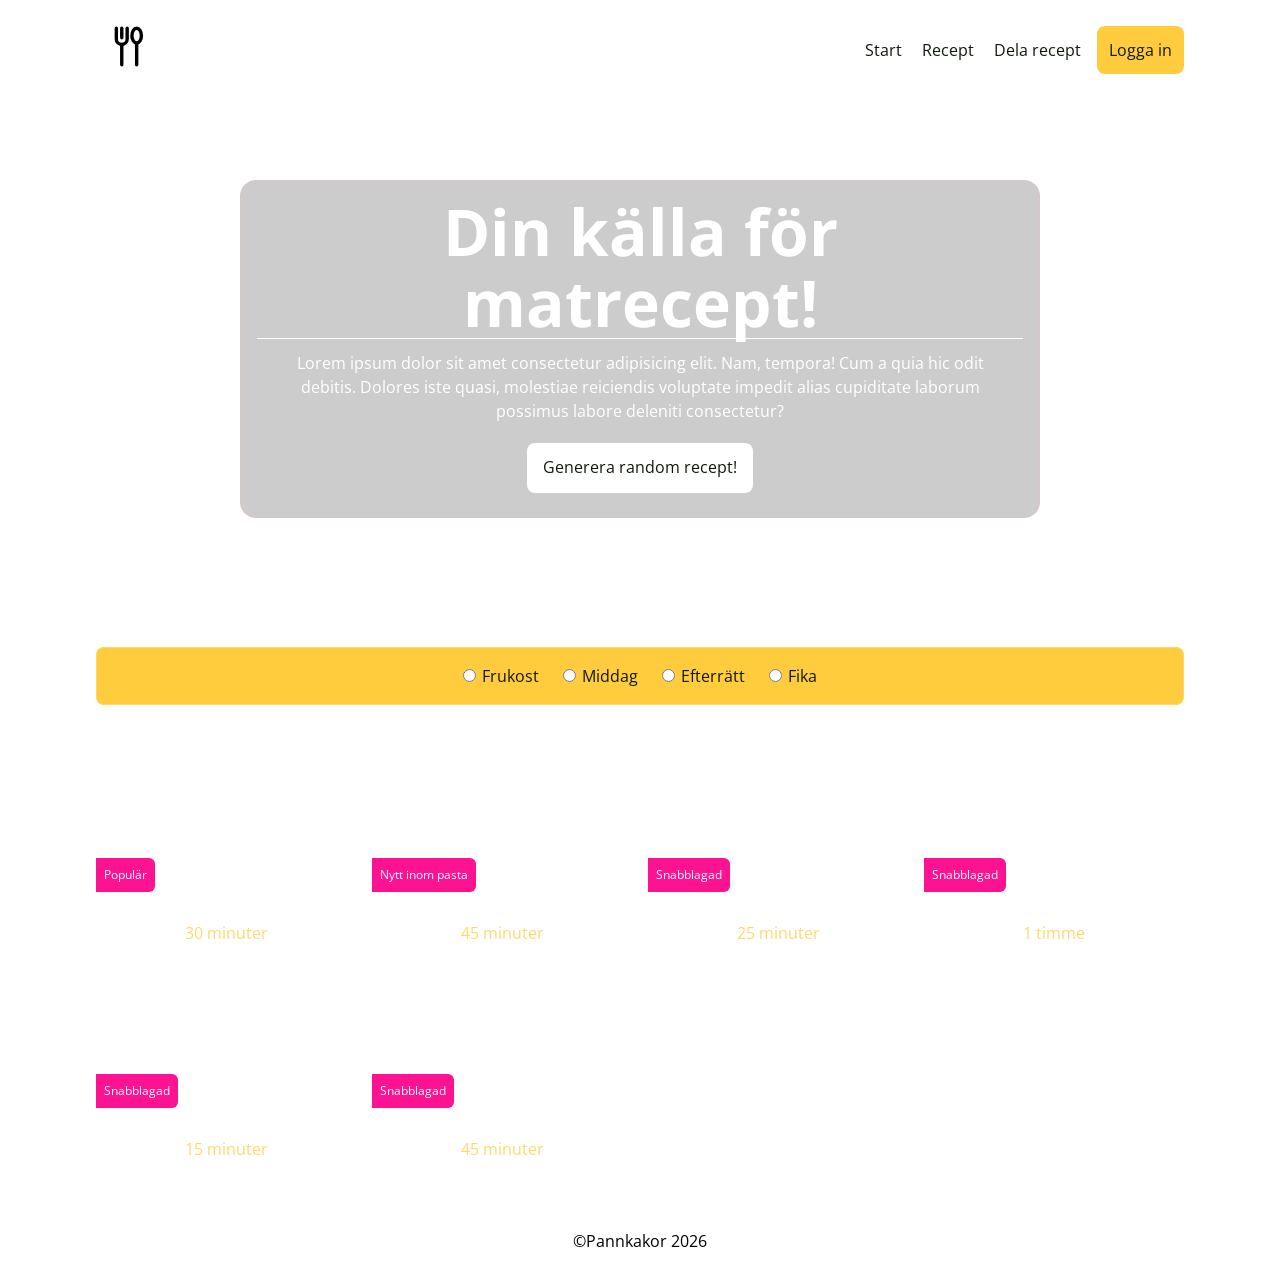
<file: index.html>
<!doctype html>
<html lang="sv">
  <head>
    <meta charset="UTF-8" />
    <meta name="viewport" content="width=device-width, initial-scale=1.0" />
   
    <title>Startsida</title>
    <link rel="preconnect" href="https://fonts.googleapis.com" />
    <link rel="preconnect" href="https://fonts.gstatic.com" crossorigin />
    <link
      href="https://fonts.googleapis.com/css2?family=Open+Sans:ital,wght@0,300..800;1,300..800&display=swap"
      rel="stylesheet"
    />
    <link rel="stylesheet" href="/reset.css" />
    <link rel="stylesheet" href="/styles.css" />
  </head>
  <body>
    <div class="content-wrapper">
      <header class="main-nav-header">
        <a href="/">
          <svg
            xmlns="http://w3.org"
            viewBox="0 0 45 45"
            fill="none"
            stroke="currentColor"
            stroke-width="2.5"
            stroke-linecap="round"
            stroke-linejoin="round"
            role="img"
            aria-label="Food Logo"
            class="logo"
          >
            <path d="M15 9V17C15 19.2 16.8 21 19 21V36" />
            <path d="M19 9V16" />
            <path d="M23 9V17C23 19.2 21.2 21 19 21" />

            <ellipse cx="30" cy="14.5" rx="3.5" ry="5.5" />
            <path d="M30 20V36" />
          </svg>
        </a>
        <nav class="main-nav-menu">
          <ul class="nav-links">
            <li><a href="index.html">Start</a></li>
            <li><a href="recept.html">Recept</a></li>
            <li><a href="dela.html">Dela recept</a></li>
          </ul>
        </nav>
        <a class="login-btn" href="#">Logga in</a>
      </header>

      <!-- main content -->
      <main class="start-page" id="main-content" tabindex="-1">
        <section
          class="hero flex flex-justify-content-center flex-align-items-center"
        >
          <div class="hero-inner">
            <h1 class="hero-heading">Din källa för matrecept!</h1>
            <p class="hero-intro">
              Lorem ipsum dolor sit amet consectetur adipisicing elit. Nam,
              tempora! Cum a quia hic odit debitis. Dolores iste quasi,
              molestiae reiciendis voluptate impedit alias cupiditate laborum
              possimus labore deleniti consectetur?
            </p>
            <button>Generera random recept!</button>
          </div>
        </section>
        <fieldset class="filter-radio-btn-group">
          <legend></legend>
          <span>
            <input type="radio" id="Frukost" name="options" value="1" />
            <label class="custom-radio-clr" for="Frukost">Frukost</label>
          </span>

          <span>
            <input type="radio" id="Middag" name="options" value="1" />
            <label class="custom-radio-clr" for="Middag">Middag</label>
          </span>

          <span>
            <input type="radio" id="Efterrätt" name="options" value="1" />
            <label class="custom-radio-clr" for="Efterrätt">Efterrätt</label>
          </span>

          <span>
            <input type="radio" id="Fika" name="options" value="1" />
            <label class="custom-radio-clr" for="Fika">Fika</label>
          </span>
        </fieldset>
        <section class="recipe-filtered">
          <article class="card">
            <span class="badge">Populär</span>
            <div class="card-info">
              <h3>Pannkaka</h3>
              <p class="clr-yellow-50">30 minuter</p>
            </div>
          </article>
          <article class="card">
            <span class="badge">Nytt inom pasta</span>
            <div class="card-info">
              <h3>Bolognese</h3>
              <p class="clr-yellow-50">45 minuter</p>
            </div>
          </article>
          <article class="card">
            <span class="badge">Snabblagad</span>
            <div class="card-info">
              <h3>Cacio Pepe</h3>
              <p class="clr-yellow-50">25 minuter</p>
            </div>
          </article>
          <article class="card">
            <span class="badge">Snabblagad</span>
            <div class="card-info">
              <h3>Burrito sallad</h3>
              <p class="clr-yellow-50">1 timme</p>
            </div>
          </article>
          <article class="card">
            <span class="badge">Snabblagad</span>
            <div class="card-info">
              <h3>Kyckling Bowl</h3>
              <p class="clr-yellow-50">15 minuter</p>
            </div>
          </article>
          <article class="card">
            <span class="badge">Snabblagad</span>
            <div class="card-info">
              <h3>Pizza</h3>
              <p class="clr-yellow-50">45 minuter</p>
            </div>
          </article>
        </section>
      </main>
    </div>
    <!-- Footer  -->
    <footer>&#169;Pannkakor 2026</footer>
  </body>
</html>
</file>
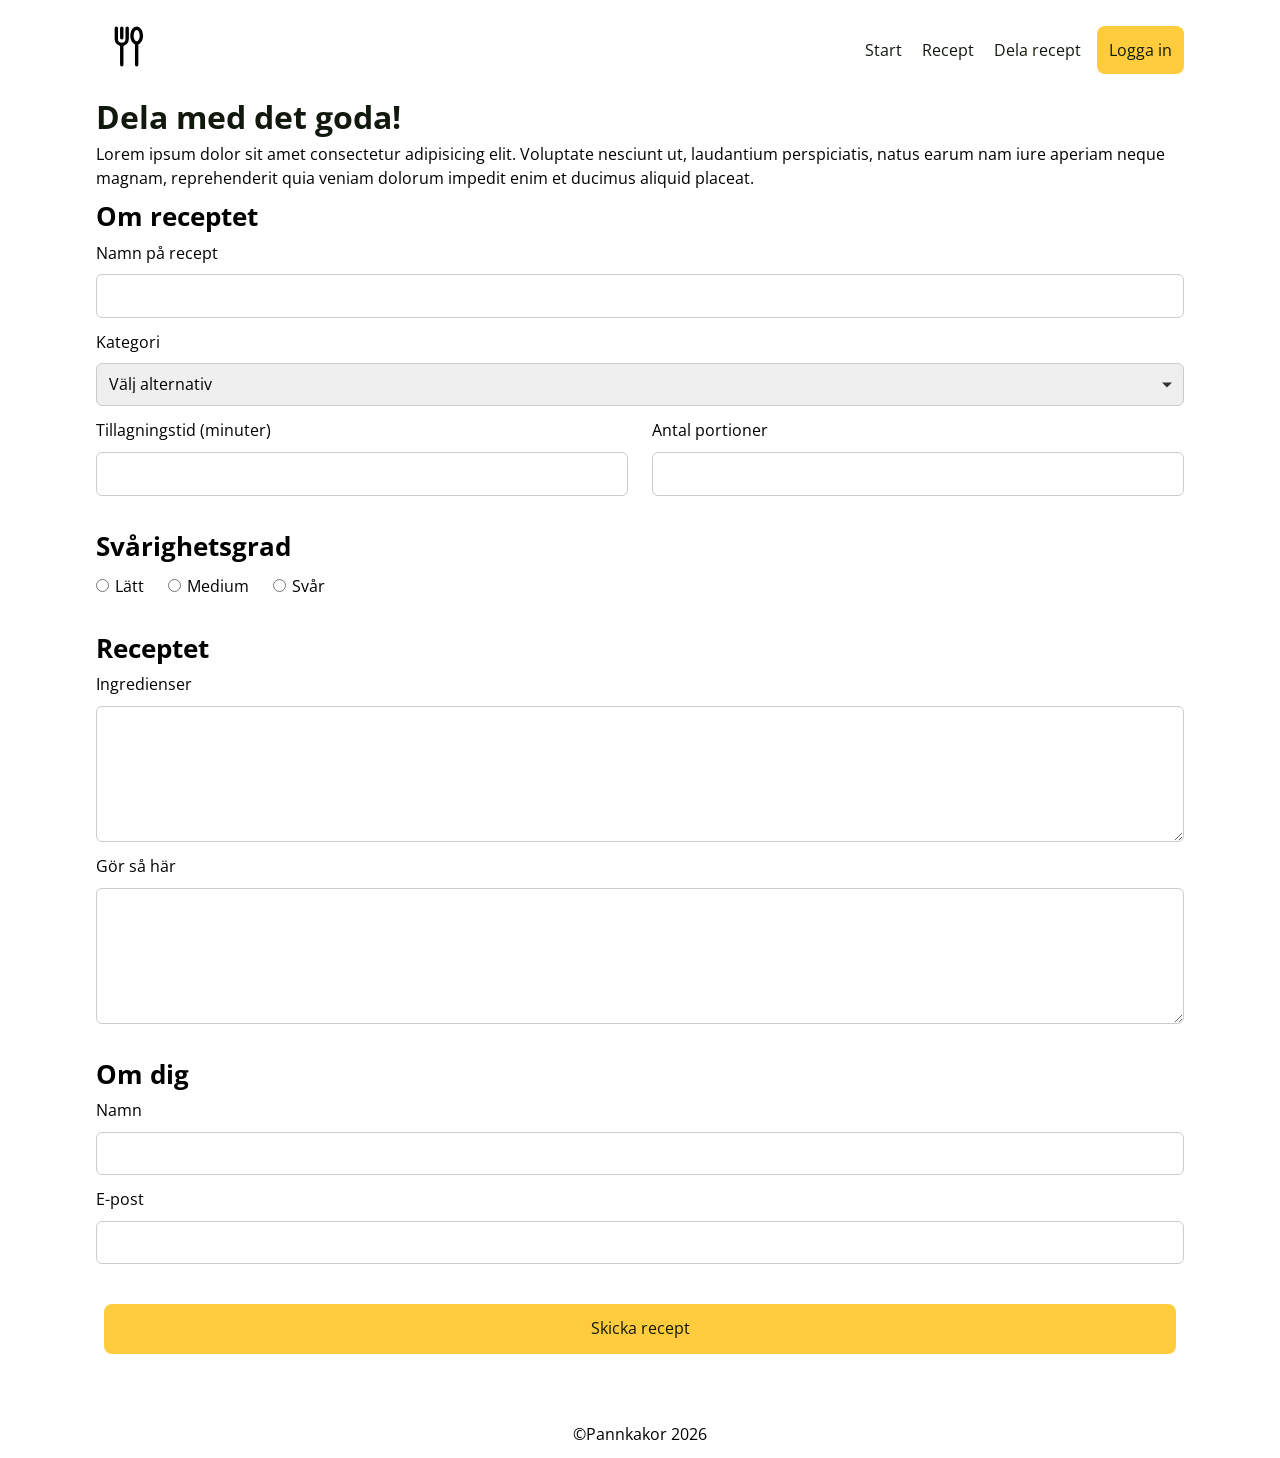
<file: dela.html>
<!doctype html>
<html lang="sv">
  <head>
    <meta charset="UTF-8" />
    <meta name="viewport" content="width=device-width, initial-scale=1.0" />

    <title>Dela recept</title>
    <link rel="preconnect" href="https://fonts.googleapis.com" />
    <link rel="preconnect" href="https://fonts.gstatic.com" crossorigin />
    <link
      href="https://fonts.googleapis.com/css2?family=Open+Sans:ital,wght@0,300..800;1,300..800&display=swap"
      rel="stylesheet"
    />
    <link rel="stylesheet" href="/reset.css" />
    <link rel="stylesheet" href="/styles.css" />
  </head>
  <body>
    <div class="content-wrapper">
      <header class="main-nav-header">
        <a href="/">
          <svg
            xmlns="http://w3.org"
            viewBox="0 0 45 45"
            fill="none"
            stroke="currentColor"
            stroke-width="2.5"
            stroke-linecap="round"
            stroke-linejoin="round"
            role="img"
            aria-label="Food Logo"
            class="logo"
          >
            <path d="M15 9V17C15 19.2 16.8 21 19 21V36" />
            <path d="M19 9V16" />
            <path d="M23 9V17C23 19.2 21.2 21 19 21" />

            <ellipse cx="30" cy="14.5" rx="3.5" ry="5.5" />
            <path d="M30 20V36" />
          </svg>
        </a>
        <nav class="main-nav-menu">
          <ul class="nav-links">
            <li><a href="index.html">Start</a></li>
            <li><a href="recept.html">Recept</a></li>
            <li><a href="dela.html">Dela recept</a></li>
          </ul>
        </nav>
        <a class="login-btn" href="#">Logga in</a>
      </header>

      <main class="recipe-sharing" id="main-content" tabindex="-1">
        <h1>Dela med det goda!</h1>
        <p>
          Lorem ipsum dolor sit amet consectetur adipisicing elit. Voluptate
          nesciunt ut, laudantium perspiciatis, natus earum nam iure aperiam
          neque magnam, reprehenderit quia veniam dolorum impedit enim et
          ducimus aliquid placeat.
        </p>
        <form action="" method="get" class="u-grid">
          <fieldset>
            <legend>Om receptet</legend>

            <div class="form-group">
              <label for="recipe">Namn på recept</label>
              <input type="text" name="recipe" id="recipe" required />
            </div>

            <div class="form-group">
              <label for="category">Kategori</label>
              <div class="custom-select-wrapper">
              <select name="category" id="category" required>
                <option value="">Välj alternativ</option>
                <option value="Frukost">Frukost</option>
                <option value="lunch">Lunch</option>
                <option value="dinner">Middag</option>
                <option value="dessert">Efterrätt</option>
              </select>
              </div>
            </div>

            <div class="number-row">
              <div class="form-group flex-1">
                <label for="minutes">Tillagningstid (minuter)</label>
                <input type="number" name="minutes" id="minutes" min="1" />
              </div>

              <div class="form-group flex-1">
                <label for="portions">Antal portioner</label>
                <input type="number" name="portions" id="portions" min="1" />
              </div>
            </div>
          </fieldset>

          <fieldset>
            <legend>Svårighetsgrad</legend>
            <div class="radio-group">
              <div>
                <input type="radio" name="level" id="easy" value="easy" />
                <label for="easy">Lätt</label>
              </div>

              <div>
                <input type="radio" name="level" id="medium" value="medium" />
                <label for="medium">Medium</label>
              </div>

              <div>
                <input type="radio" name="level" id="hard" value="hard" />
                <label for="hard">Svår</label>
              </div>
            </div>
          </fieldset>

          <fieldset>
            <legend>Receptet</legend>

            <div class="form-group">
              <label for="ingredients">Ingredienser</label>
              <textarea name="ingredients" id="ingredients" rows="5" required></textarea>
            </div>

            <div class="form-group">
              <label for="instructions">Gör så här</label>
              <textarea
                name="instructions"
                id="instructions"
                rows="5"
                required
              ></textarea>
            </div>
          </fieldset>

          <fieldset>
            <legend>Om dig</legend>
            <div class="form-group">
              <label for="name">Namn</label>
              <input type="text" name="name" id="name" required/>
            </div>

            <div class="form-group">
              <label for="email">E-post</label>
              <input type="email" name="email" id="email" required />
            </div>
          </fieldset>

          <button type="submit" class="submit-btn">Skicka recept</button>
        </form>
      </main>
    </div>
    <!-- Footer  -->
    <footer>&#169;Pannkakor 2026</footer>
  </body>
</html>
</file>
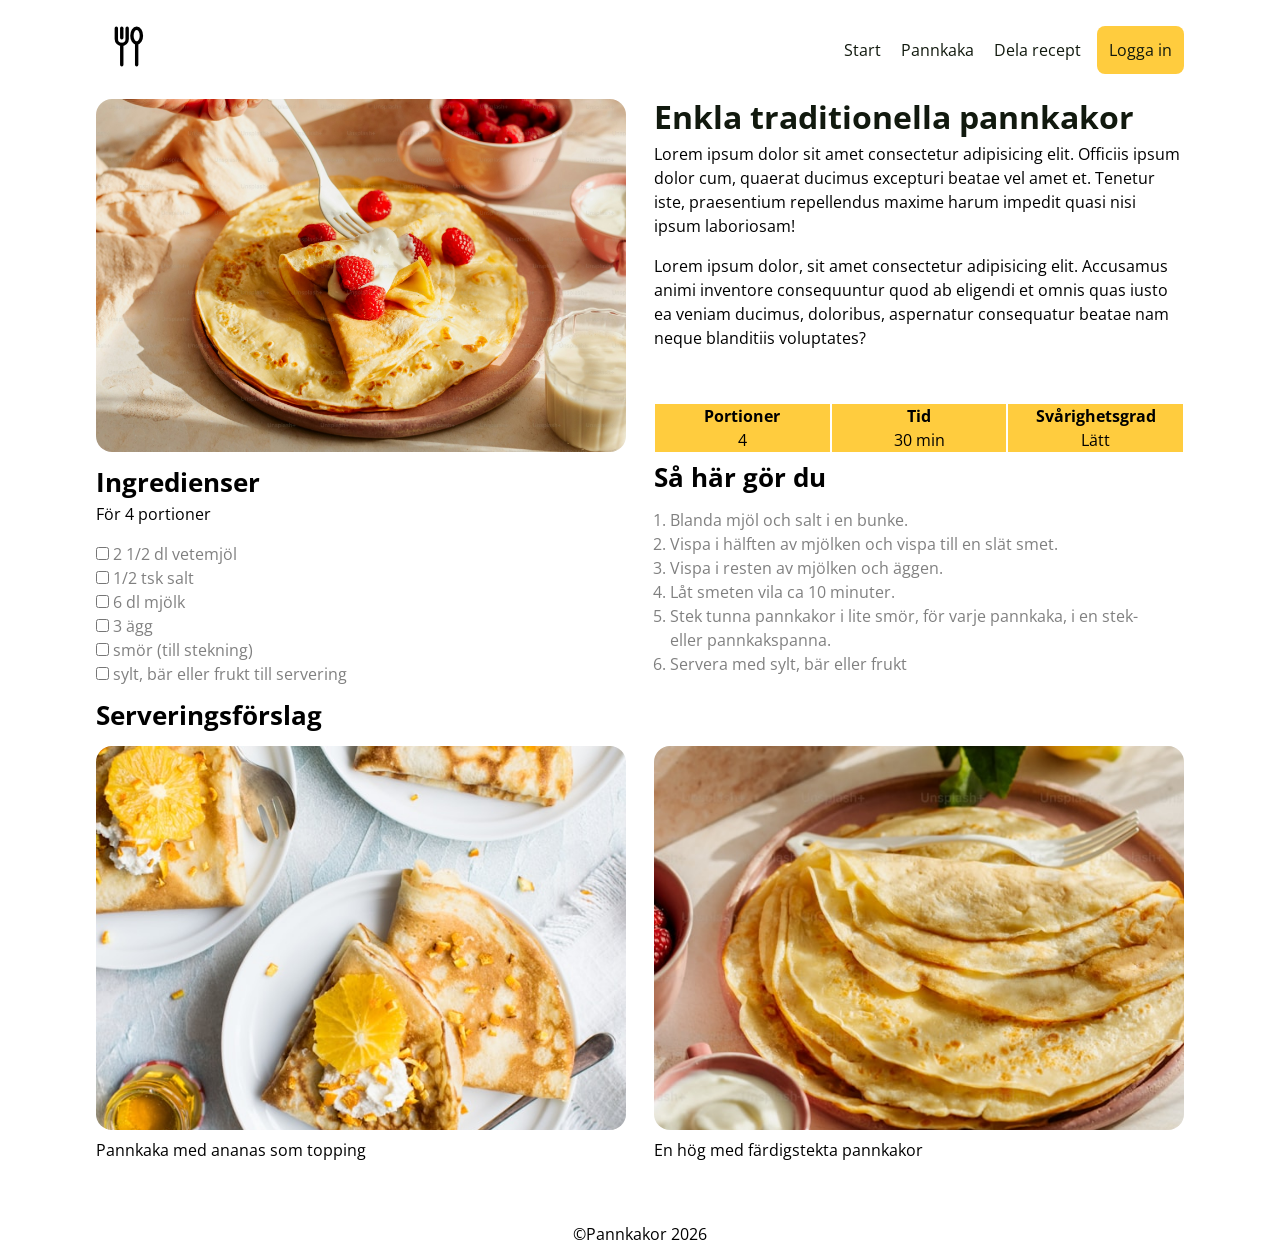
<file: pannkaka.html>
<!doctype html>
<html lang="sv">
  <head>
    <meta charset="UTF-8" />
    <meta name="viewport" content="width=device-width, initial-scale=1.0" />
   
    <title>Pancakes</title>
    <link rel="preconnect" href="https://fonts.googleapis.com" />
    <link rel="preconnect" href="https://fonts.gstatic.com" crossorigin />
    <link
      href="https://fonts.googleapis.com/css2?family=Open+Sans:ital,wght@0,300..800;1,300..800&display=swap"
      rel="stylesheet"
    />
    <link rel="stylesheet" href="/reset.css" />
    <link rel="stylesheet" href="/styles.css" />
  </head>
  <body>
    <a href="#main-content" class="skip-link">Skip to main content</a>

    <!--  wrapper för att centrera och styra hela innehållet -->
    <div class="content-wrapper">
   <header class="main-nav-header">
        <a href="/">
            <svg
              xmlns="http://w3.org"
              viewBox="0 0 45 45"
              fill="none"
              stroke="currentColor"
              stroke-width="2.5"
              stroke-linecap="round"
              stroke-linejoin="round"
              role="img"
              aria-label="Food Logo"
              class="logo"
            >
              <path d="M15 9V17C15 19.2 16.8 21 19 21V36" />
              <path d="M19 9V16" />
              <path d="M23 9V17C23 19.2 21.2 21 19 21" />

              <ellipse cx="30" cy="14.5" rx="3.5" ry="5.5" />
              <path d="M30 20V36" />
            </svg>
          </a>
        <nav class="main-nav-menu">
          
         <ul class="nav-links">
            <li><a href="index.html">Start</a></li>
            <li><a href="pannkaka.html">Pannkaka</a></li>
            <li><a href="share.html">Dela recept</a></li>
            <!-- button om det ska vara en dialog -->
            
          </ul>
        </nav>
        <a class="login-btn" href="#" >Logga in</a>
      </header>

      <!-- main content -->
      <main class="recipe" id="main-content" tabindex="-1">
        <!-- article med fler sektioner/kapitel relaterat till det specifika receptet -->
        <article>
          <!--  Topp grid  -->
          <div class="u-grid-two-columns">
            <section>
              <!--  Dekorativ bild som beskriver sidans innehåll med relative höjd satt, height:100%. -->
              <img
                src="images/pannkaka.jpg"
                alt="färdigsteka pannkakor upplagda på tallrik toppade med grädde och jordgubbar"
                class="recipe-image u-height"
              />
            </section>

            <section class="recipe-info">
              <div class="u-flex-column">
                <h1>Enkla traditionella pannkakor</h1>
                <p>
                  Lorem ipsum dolor sit amet consectetur adipisicing elit.
                  Officiis ipsum dolor cum, quaerat ducimus excepturi beatae vel
                  amet et. Tenetur iste, praesentium repellendus maxime harum
                  impedit quasi nisi ipsum laboriosam!
                </p>
                <p>Lorem ipsum dolor, sit amet consectetur adipisicing elit. Accusamus animi inventore consequuntur quod ab eligendi et omnis quas iusto ea veniam ducimus, doloribus, aspernatur consequatur beatae nam neque blanditiis voluptates?</p>
                <dl class="recipe-fact">
                  <div>
                    <dt>Portioner</dt>
                    <dd>4</dd>
                  </div>

                  <div>
                    <dt>Tid</dt>
                    <dd>30 min</dd>
                  </div>

                  <div>
                    <dt>Svårighetsgrad</dt>
                    <dd>Lätt</dd>
                  </div>
                </dl>
              </div>
            </section>
          </div>

          <!-- Botten grid -->

          <div class="u-grid-two-columns u-margin-block-start">
            <section class="recipe-ingredients">
              <fieldset>
                <legend>Ingredienser</legend>
                <span>För 4 portioner</span>
                <ul>
                  <li>
                    <label for="ingredient-1">
                      <input
                        type="checkbox"
                        id="ingredient-1"
                        name="ingredient"
                        value="flour"
                      />
                      2 1/2 dl vetemjöl</label
                    >
                  </li>
                  <li>
                    <label for="ingredient-2">
                      <input
                        type="checkbox"
                        id="ingredient-2"
                        name="ingredient"
                        value="salt"
                      />
                      1/2 tsk salt</label
                    >
                  </li>
                  <li>
                    <label for="ingredient-3">
                      <input
                        type="checkbox"
                        id="ingredient-3"
                        name="ingredient"
                        value="milk"
                      />
                      6 dl mjölk</label
                    >
                  </li>
                  <li>
                    <label for="ingredient-4">
                      <input
                        type="checkbox"
                        id="ingredient-4"
                        name="ingredient"
                        value="egg"
                      />
                      3 ägg</label
                    >
                  </li>
                  <li>
                    <label for="ingredient-5">
                      <input
                        type="checkbox"
                        id="ingredient-5"
                        name="ingredient"
                        value="butter"
                      />
                      smör (till stekning)</label
                    >
                  </li>
                  <li>
                    <label for="ingredient-6">
                      <input
                        type="checkbox"
                        id="ingredient-6"
                        name="ingredient"
                        value="toppings"
                      />
                      sylt, bär eller frukt till servering</label
                    >
                  </li>
                </ul>
              </fieldset>
            </section>

            <section class="recipe-how-to">
              <h2>Så här gör du</h2>
              <ol>
                <li>Blanda mjöl och salt i en bunke.</li>
                <li>Vispa i hälften av mjölken och vispa till en slät smet.</li>

                <li>Vispa i resten av mjölken och äggen.</li>
                <li>Låt smeten vila ca 10 minuter.</li>
                <li>
                  Stek tunna pannkakor i lite smör, för varje pannkaka, i en
                  stek- eller pannkakspanna.
                </li>
                <li>Servera med sylt, bär eller frukt</li>
              </ol>
            </section>
          </div>

          <section class="recipe-serving">
            <h2>Serveringsförslag</h2>
            <div class="recipe-images">
              <figure>
                <img
                  src="images/kaka1.jpg"
                  alt="Pannkaka serverad med ananas"
                />
                <figcaption>Pannkaka med ananas som topping</figcaption>
              </figure>
              <figure>
                <img
                  src="images/kaka2.jpg"
                  alt="En tallrik med staplade pannkakor"
                />
                <figcaption>En hög med färdigstekta pannkakor</figcaption>
              </figure>
            </div>
          </section>
        </article>
      </main>
    </div>

    <!-- Footer  -->
    <footer>&#169;Pannkakor 2026</footer>
  </body>
</html>
</file>
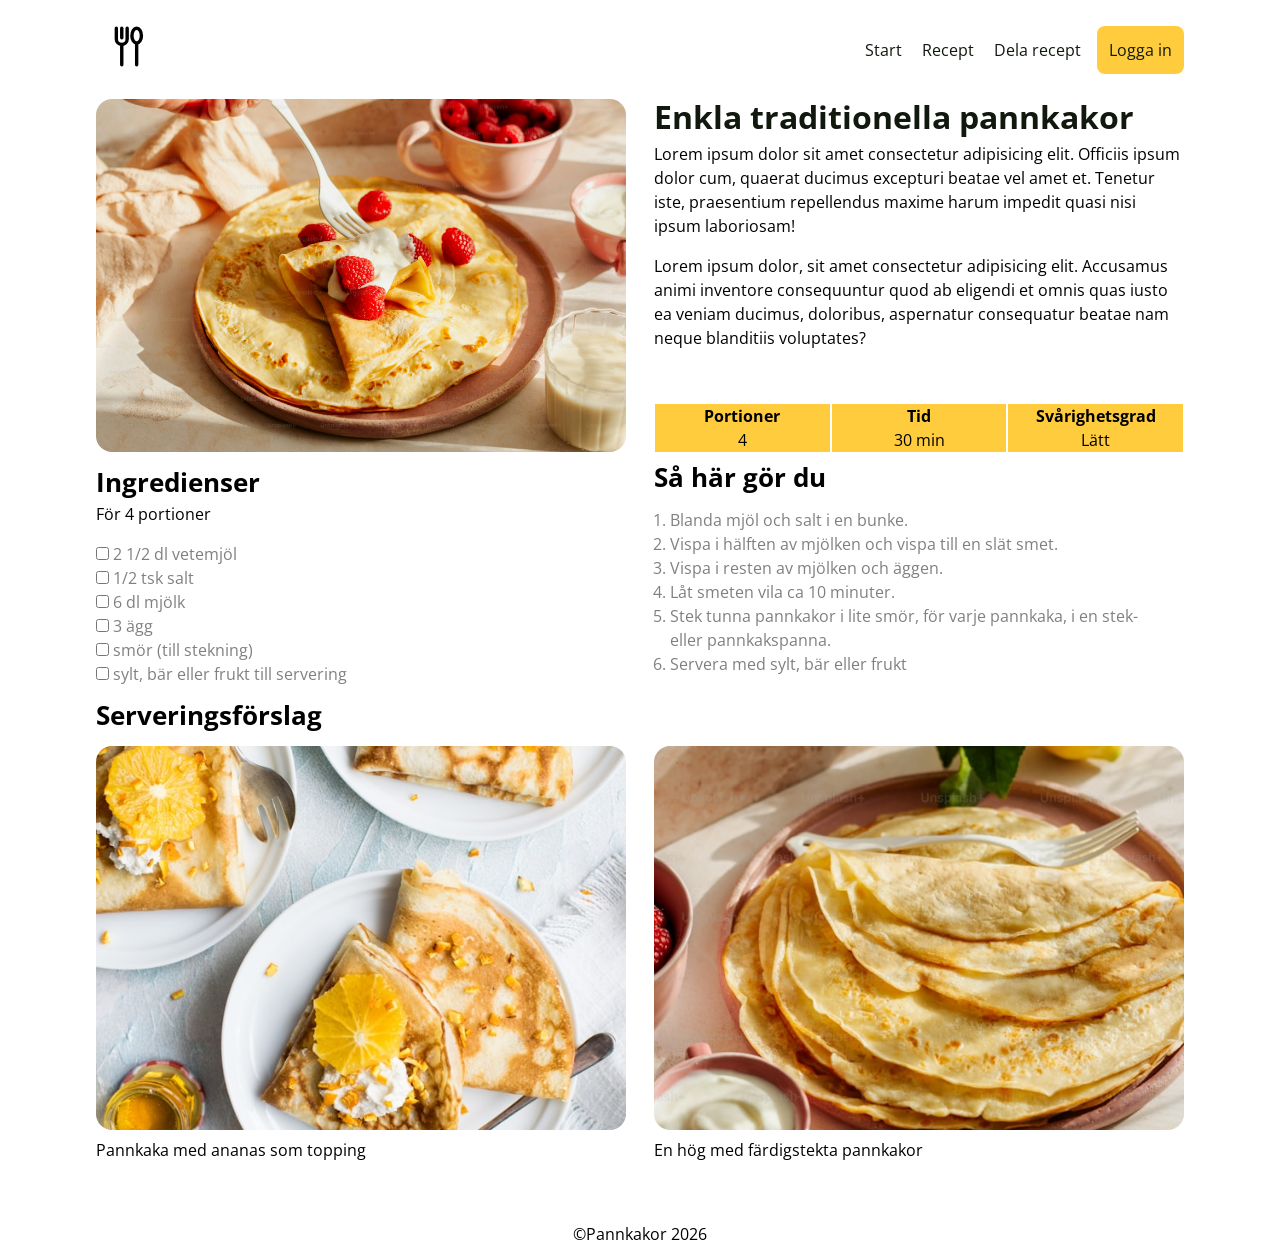
<file: recept.html>
<!doctype html>
<html lang="sv">
  <head>
    <meta charset="UTF-8" />
    <meta name="viewport" content="width=device-width, initial-scale=1.0" />
   
    <title>Recept</title>
    <link rel="preconnect" href="https://fonts.googleapis.com" />
    <link rel="preconnect" href="https://fonts.gstatic.com" crossorigin />
    <link
      href="https://fonts.googleapis.com/css2?family=Open+Sans:ital,wght@0,300..800;1,300..800&display=swap"
      rel="stylesheet"
    />
    <link rel="stylesheet" href="/reset.css" />
    <link rel="stylesheet" href="/styles.css" />
  </head>
  <body>
    <a href="#main-content" class="skip-link">Skip to main content</a>

    <!--  wrapper för att centrera och styra hela innehållet -->
    <div class="content-wrapper">
   <header class="main-nav-header">
        <a href="/">
            <svg
              xmlns="http://w3.org"
              viewBox="0 0 45 45"
              fill="none"
              stroke="currentColor"
              stroke-width="2.5"
              stroke-linecap="round"
              stroke-linejoin="round"
              role="img"
              aria-label="Food Logo"
              class="logo"
            >
              <path d="M15 9V17C15 19.2 16.8 21 19 21V36" />
              <path d="M19 9V16" />
              <path d="M23 9V17C23 19.2 21.2 21 19 21" />

              <ellipse cx="30" cy="14.5" rx="3.5" ry="5.5" />
              <path d="M30 20V36" />
            </svg>
          </a>
        <nav class="main-nav-menu">
          
         <ul class="nav-links">
            <li><a href="index.html">Start</a></li>
            <li><a href="recept.html">Recept</a></li>
            <li><a href="dela.html">Dela recept</a></li>
            <!-- button om det ska vara en dialog -->
            
          </ul>
        </nav>
        <a class="login-btn" href="#" >Logga in</a>
      </header>

      <!-- main content -->
      <main class="recipe" id="main-content" tabindex="-1">
        <!-- article med fler sektioner/kapitel relaterat till det specifika receptet -->
        <article>
          <!--  Topp grid  -->
          <div class="u-grid-two-columns">
            <section>
              <!--  Dekorativ bild som beskriver sidans innehåll med relative höjd satt, height:100%. -->
              <img
                src="images/pannkaka.jpg"
                alt="färdigsteka pannkakor upplagda på tallrik toppade med grädde och jordgubbar"
                class="recipe-image u-height"
              />
            </section>

            <section class="recipe-info">
              <div class="u-flex-column">
                <h1>Enkla traditionella pannkakor</h1>
                <p>
                  Lorem ipsum dolor sit amet consectetur adipisicing elit.
                  Officiis ipsum dolor cum, quaerat ducimus excepturi beatae vel
                  amet et. Tenetur iste, praesentium repellendus maxime harum
                  impedit quasi nisi ipsum laboriosam!
                </p>
                <p>Lorem ipsum dolor, sit amet consectetur adipisicing elit. Accusamus animi inventore consequuntur quod ab eligendi et omnis quas iusto ea veniam ducimus, doloribus, aspernatur consequatur beatae nam neque blanditiis voluptates?</p>
                <dl class="recipe-fact">
                  <div>
                    <dt>Portioner</dt>
                    <dd>4</dd>
                  </div>

                  <div>
                    <dt>Tid</dt>
                    <dd>30 min</dd>
                  </div>

                  <div>
                    <dt>Svårighetsgrad</dt>
                    <dd>Lätt</dd>
                  </div>
                </dl>
              </div>
            </section>
          </div>

          <!-- Botten grid -->

          <div class="u-grid-two-columns u-margin-block-start">
            <section class="recipe-ingredients">
              <fieldset>
                <legend>Ingredienser</legend>
                <span>För 4 portioner</span>
                <ul>
                  <li>
                    <label for="ingredient-1">
                      <input
                        type="checkbox"
                        id="ingredient-1"
                        name="ingredient"
                        value="flour"
                      />
                      2 1/2 dl vetemjöl</label
                    >
                  </li>
                  <li>
                    <label for="ingredient-2">
                      <input
                        type="checkbox"
                        id="ingredient-2"
                        name="ingredient"
                        value="salt"
                      />
                      1/2 tsk salt</label
                    >
                  </li>
                  <li>
                    <label for="ingredient-3">
                      <input
                        type="checkbox"
                        id="ingredient-3"
                        name="ingredient"
                        value="milk"
                      />
                      6 dl mjölk</label
                    >
                  </li>
                  <li>
                    <label for="ingredient-4">
                      <input
                        type="checkbox"
                        id="ingredient-4"
                        name="ingredient"
                        value="egg"
                      />
                      3 ägg</label
                    >
                  </li>
                  <li>
                    <label for="ingredient-5">
                      <input
                        type="checkbox"
                        id="ingredient-5"
                        name="ingredient"
                        value="butter"
                      />
                      smör (till stekning)</label
                    >
                  </li>
                  <li>
                    <label for="ingredient-6">
                      <input
                        type="checkbox"
                        id="ingredient-6"
                        name="ingredient"
                        value="toppings"
                      />
                      sylt, bär eller frukt till servering</label
                    >
                  </li>
                </ul>
              </fieldset>
            </section>

            <section class="recipe-how-to">
              <h2>Så här gör du</h2>
              <ol>
                <li>Blanda mjöl och salt i en bunke.</li>
                <li>Vispa i hälften av mjölken och vispa till en slät smet.</li>

                <li>Vispa i resten av mjölken och äggen.</li>
                <li>Låt smeten vila ca 10 minuter.</li>
                <li>
                  Stek tunna pannkakor i lite smör, för varje pannkaka, i en
                  stek- eller pannkakspanna.
                </li>
                <li>Servera med sylt, bär eller frukt</li>
              </ol>
            </section>
          </div>

          <section class="recipe-serving">
            <h2>Serveringsförslag</h2>
            <div class="recipe-images">
              <figure>
                <img
                  src="images/kaka1.jpg"
                  alt="Pannkaka serverad med ananas"
                />
                <figcaption>Pannkaka med ananas som topping</figcaption>
              </figure>
              <figure>
                <img
                  src="images/kaka2.jpg"
                  alt="En tallrik med staplade pannkakor"
                />
                <figcaption>En hög med färdigstekta pannkakor</figcaption>
              </figure>
            </div>
          </section>
        </article>
      </main>
    </div>

    <!-- Footer  -->
    <footer>&#169;Pannkakor 2026</footer>
  </body>
</html>
</file>
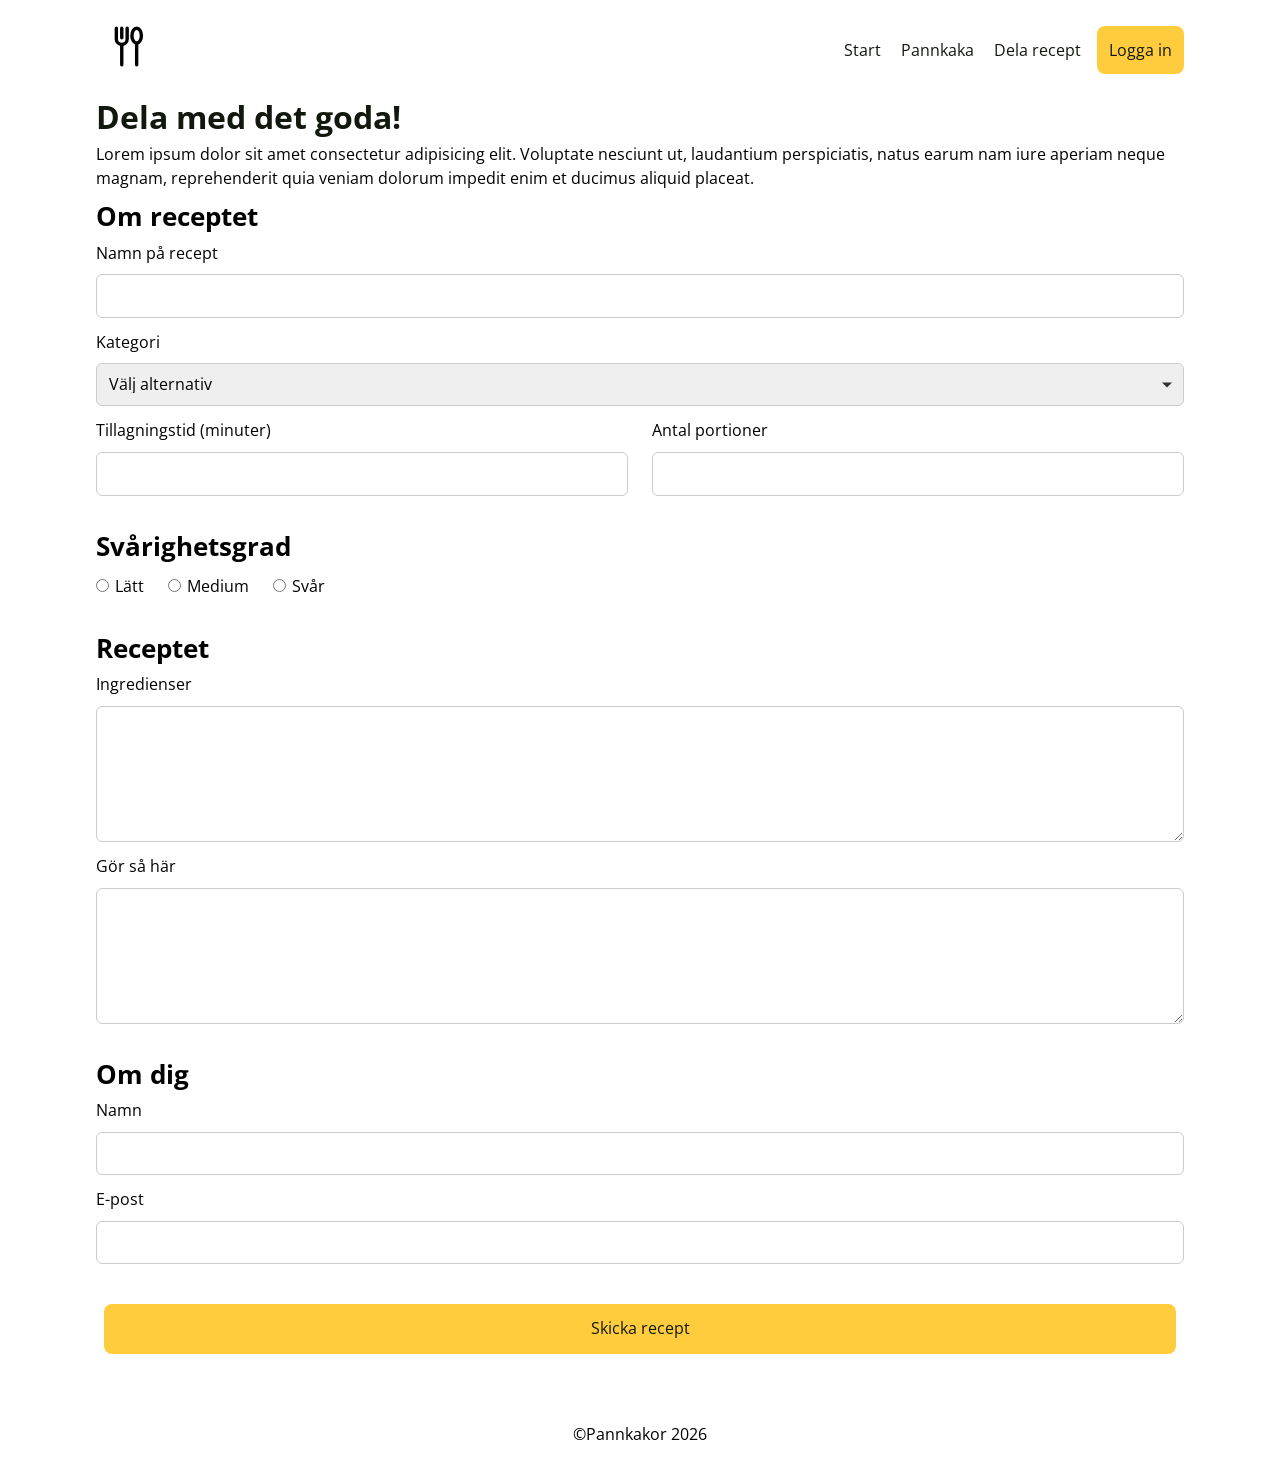
<file: share.html>
<!doctype html>
<html lang="sv">
  <head>
    <meta charset="UTF-8" />
    <meta name="viewport" content="width=device-width, initial-scale=1.0" />

    <title>Dela recept</title>
    <link rel="preconnect" href="https://fonts.googleapis.com" />
    <link rel="preconnect" href="https://fonts.gstatic.com" crossorigin />
    <link
      href="https://fonts.googleapis.com/css2?family=Open+Sans:ital,wght@0,300..800;1,300..800&display=swap"
      rel="stylesheet"
    />
    <link rel="stylesheet" href="/reset.css" />
    <link rel="stylesheet" href="/styles.css" />
  </head>
  <body>
    <div class="content-wrapper">
      <header class="main-nav-header">
        <a href="/">
          <svg
            xmlns="http://w3.org"
            viewBox="0 0 45 45"
            fill="none"
            stroke="currentColor"
            stroke-width="2.5"
            stroke-linecap="round"
            stroke-linejoin="round"
            role="img"
            aria-label="Food Logo"
            class="logo"
          >
            <path d="M15 9V17C15 19.2 16.8 21 19 21V36" />
            <path d="M19 9V16" />
            <path d="M23 9V17C23 19.2 21.2 21 19 21" />

            <ellipse cx="30" cy="14.5" rx="3.5" ry="5.5" />
            <path d="M30 20V36" />
          </svg>
        </a>
        <nav class="main-nav-menu">
          <ul class="nav-links">
            <li><a href="index.html">Start</a></li>
            <li><a href="pannkaka.html">Pannkaka</a></li>
            <li><a href="share.html">Dela recept</a></li>
          </ul>
        </nav>
        <a class="login-btn" href="#">Logga in</a>
      </header>

      <main class="recipe-sharing" id="main-content" tabindex="-1">
        <h1>Dela med det goda!</h1>
        <p>
          Lorem ipsum dolor sit amet consectetur adipisicing elit. Voluptate
          nesciunt ut, laudantium perspiciatis, natus earum nam iure aperiam
          neque magnam, reprehenderit quia veniam dolorum impedit enim et
          ducimus aliquid placeat.
        </p>
        <form action="" method="get" class="u-grid">
          <fieldset>
            <legend>Om receptet</legend>

            <div class="form-group">
              <label for="recipe">Namn på recept</label>
              <input type="text" name="recipe" id="recipe" required />
            </div>

            <div class="form-group">
              <label for="category">Kategori</label>
              <div class="custom-select-wrapper">
              <select name="category" id="category" required>
                <option value="">Välj alternativ</option>
                <option value="Frukost">Frukost</option>
                <option value="lunch">Lunch</option>
                <option value="dinner">Middag</option>
                <option value="dessert">Efterrätt</option>
              </select>
              </div>
            </div>

            <div class="number-row">
              <div class="form-group flex-1">
                <label for="minutes">Tillagningstid (minuter)</label>
                <input type="number" name="minutes" id="minutes" min="1" />
              </div>

              <div class="form-group flex-1">
                <label for="portions">Antal portioner</label>
                <input type="number" name="portions" id="portions" min="1" />
              </div>
            </div>
          </fieldset>

          <fieldset>
            <legend>Svårighetsgrad</legend>
            <div class="radio-group">
              <div>
                <input type="radio" name="level" id="easy" value="easy" />
                <label for="easy">Lätt</label>
              </div>

              <div>
                <input type="radio" name="level" id="medium" value="medium" />
                <label for="medium">Medium</label>
              </div>

              <div>
                <input type="radio" name="level" id="hard" value="hard" />
                <label for="hard">Svår</label>
              </div>
            </div>
          </fieldset>

          <fieldset>
            <legend>Receptet</legend>

            <div class="form-group">
              <label for="ingredients">Ingredienser</label>
              <textarea name="ingredients" id="ingredients" rows="5" required></textarea>
            </div>

            <div class="form-group">
              <label for="instructions">Gör så här</label>
              <textarea
                name="instructions"
                id="instructions"
                rows="5"
                required
              ></textarea>
            </div>
          </fieldset>

          <fieldset>
            <legend>Om dig</legend>
            <div class="form-group">
              <label for="name">Namn</label>
              <input type="text" name="name" id="name" required/>
            </div>

            <div class="form-group">
              <label for="email">E-post</label>
              <input type="email" name="email" id="email" required />
            </div>
          </fieldset>

          <button type="submit" class="submit-btn">Skicka recept</button>
        </form>
      </main>
    </div>
    <!-- Footer  -->
    <footer>&#169;Pannkakor 2026</footer>
  </body>
</html>
</file>
<file: styles.css>
@charset "UTF-8";
:root {
  --ff-main: Open Sans, sans-serif;
  --clr-yellow-50: oklch(89.458% 0.13357 89.666);
  --clr-yellow-100: oklch(87% 40% 87deg);
  --clr-black-500: oklch(60% 0% 90deg);
  --clr-black-900: oklch(20% 6% 137deg);
  --clr-white-50: oklch(100% 0% 90deg);
  --clr-yellow-hover: oklch(from var(--clr-yellow-100) calc(l + 0.025) c h);
  --clr-white-hover: oklch(from var(--clr-white-50) calc(l - 0.05) c h);
  --clr-pink-900: oklch(65% 65% 357deg);
  --spacing-large: 3rem;
  --spacing-medium: 0.75rem;
  --spacing-small: 0.125rem;
  --spacing-base: 0.5rem;
  --m-base: 1rem 0;
}

*,
*::before,
*::after {
  margin: 0;
  padding: 0;
}

.skip-link {
  position: absolute;
  top: -100px;
  left: 1rem;
  z-index: 10000;
  background-color: white;
  border-radius: 0.25rem;
  color: var(--clr-black-900);
  text-decoration: none;
  padding: var(--spacing-medium);
  border: solid 0.15rem var(--clr-black-900);
  outline-color: var(--clr-black-900);
}
.skip-link:focus {
  top: 1rem;
}

body {
  font-family: var(--ff-main);
  background-color: var(--clr-white-100);
  margin: 0 3rem;
}

button {
  background-color: var(--clr-white-50);
  border: 0;
  border-radius: 0.5rem;
  color: var(--clr-black-900);
  cursor: pointer;
  padding: 1rem;
  margin: 0.5rem;
}
button:hover {
  background-color: var(--clr-white-hover);
}
button:focus-visible {
  outline: 0.125rem solid dodgerblue;
}
button.submit-btn {
  background-color: var(--clr-yellow-100);
}
button.submit-btn:hover {
  background-color: var(--clr-yellow-hover);
}

.login-btn {
  background-color: var(--clr-yellow-100);
  border-radius: 0.5rem;
  color: var(--clr-black-900);
  padding: clamp(0.45rem, 1vw, 0.75rem);
}
.login-btn:hover {
  background-color: var(--clr-yellow-hover);
  cursor: pointer;
}

span {
  display: block;
}

ul,
ol {
  color: var(--clr-black-500);
  padding: 1rem;
}

ul {
  list-style-type: none;
}

ol {
  list-style-type: decimal;
}

figcaption {
  padding-block-start: 0.5rem;
}

fieldset {
  border: none;
}
fieldset ul {
  padding-inline-start: 0;
}

img {
  border-radius: 1rem;
  width: 100%;
  -o-object-fit: cover;
     object-fit: cover;
}

dt {
  background-color: var(--clr-yellow-100);
  font-weight: 700;
  color: var(--clr-black-50);
}

dd {
  background-color: var(--clr-yellow-100);
  color: var(--clr-black-50);
}

h1,
h2,
h3,
legend {
  font-weight: bold;
}

h1 {
  color: var(--clr-black-900);
  font-size: 2rem;
}

h2,
legend {
  font-size: clamp(1.5rem, 2vw, 2rem);
}

h3 {
  color: var(--clr-white-50);
}

p {
  padding-block: var(--spacing-base);
}

a {
  text-decoration: none;
}

input:focus-visible {
  outline: 0.125rem solid dodgerblue;
}

label:has(input[type=checkbox]:checked) {
  text-decoration: line-through;
  color: black;
}

label[class*=custom-radio-clr] {
  color: var(--clr-black-900);
}

input[type=radio] {
  accent-color: var(--clr-green-100);
}

select {
  -webkit-appearance: none;
  -moz-appearance: none;
       appearance: none;
  border: 1px solid #cccccc;
}

input:not([type=checkbox], [type=radio]),
select,
textarea {
  border: 1px solid #cccccc;
  border-radius: 6px;
  padding: var(--spacing-medium);
  width: 100%;
}

.custom-select-wrapper {
  position: relative;
  display: inline-block;
}

.custom-select-wrapper::after {
  content: "";
  position: absolute;
  top: 50%;
  right: 12px;
  transform: translateY(-50%);
  border-left: 5px solid transparent;
  border-right: 5px solid transparent;
  border-top: 5px solid #333333;
  pointer-events: none;
}

label {
  margin-block-end: 12px;
}

input[type=radio] {
  margin-inline-end: var(--spacing-small);
}

input:user-invalid,
select:user-invalid,
textarea:user-invalid {
  box-shadow: 0 0 10px 2px red;
}

.form-group {
  display: flex;
  flex-direction: column;
  padding-block: var(--spacing-base);
}

.radio-group {
  display: flex;
  gap: 24px;
  padding-block: var(--spacing-base);
}

.number-row {
  display: flex;
  gap: 24px;
}

.main-nav-header {
  position: sticky;
  padding-block: 1rem 1rem;
  padding-inline: 3rem 3rem;
  top: 0;
  background-color: var(--clr-white-50);
  width: 100%;
  z-index: 1000;
  border-bottom: solid 0.063rem var(--clr-white-100);
  display: flex;
  align-items: center;
}
.main-nav-header .logo {
  height: 3.813rem;
}

.main-nav-menu {
  margin-inline-start: auto;
}
.main-nav-menu .nav-links {
  color: var(--clr-black-900);
  display: flex;
  gap: 20px;
  font-size: clamp(0.5rem, 2.5vw, 1rem);
}
.main-nav-menu .nav-links a:hover {
  color: var(--clr-black-500);
}

.content-wrapper {
  background-color: var(--clr-white-50);
  max-width: 80rem;
  margin-block: 0;
  margin-inline: auto;
}
.content-wrapper .hero {
  background-image: url("https://images.unsplash.com/photo-1512621776951-a57141f2eefd?w=900&auto=format&fit=crop&q=60&ixlib=rb-4.1.0&ixid=NHwxMjA3fDA%3D");
  background-position: center;
  background-repeat: no-repeat;
  background-size: cover;
  min-height: 500px;
}
.content-wrapper .hero .hero-inner {
  backdrop-filter: blur(12px);
  background-color: rgba(0, 0, 0, 0.2);
  border-radius: 1rem;
  border: solid 1px rgba(242, 179, 160, 0.266);
  width: 90%;
  max-width: 50rem;
  padding: 1rem;
  text-align: center;
}
.content-wrapper .hero .hero-inner .hero-heading {
  border-bottom: solid 0.115rem;
  color: var(--clr-white-50);
  font-size: clamp(3rem, 5vw, 4rem);
}
.content-wrapper .hero .hero-inner .hero-intro {
  padding: clamp(var(--spacing-base), 3vw, var(--spacing-medium));
  color: var(--clr-white-50);
}
.content-wrapper .start-page {
  padding-inline: var(--spacing-large);
  padding-block-end: var(--spacing-large);
}
.content-wrapper .start-page .filter-radio-btn-group {
  background-color: var(--clr-yellow-100);
  border-radius: 0.5rem;
  border: solid 0.063rem var(--clr-yellow-50);
  padding: 1rem;
  display: flex;
  justify-content: center;
  gap: 1.5rem;
  margin-block: var(--spacing-large);
}
.content-wrapper .start-page .recipe-filtered {
  margin-block-start: 3rem;
  display: grid;
  grid-template-columns: repeat(auto-fit, minmax(250px, 1fr));
  grid-auto-rows: minmax(200px, auto);
  gap: 1rem;
}
.content-wrapper .start-page .recipe-filtered .card {
  background-color: white;
  background-image: url("https://plus.unsplash.com/premium_photo-1672846027109-e2c91500afef?w=1400&auto=format&fit=crop&q=60&ixlib=rb-4.1.0&ixid=NHwxMjA3fDA%3D");
  background-size: cover;
  background-position: center;
  border-radius: 0.5rem;
  color: var(--clr-black-900);
  cursor: pointer;
  text-align: center;
  display: flex;
  flex-direction: column;
  justify-content: flex-end;
  transition: transform 200ms ease;
}
.content-wrapper .start-page .recipe-filtered .card:nth-child(2) {
  background-image: url("https://plus.unsplash.com/premium_photo-1664472619078-9db415ebef44?w=1400&auto=format&fit=crop&q=60&ixlib=rb-4.1.0&ixid=NHwxMjA3fDA%3D");
}
.content-wrapper .start-page .recipe-filtered .card:nth-child(3) {
  background-image: url("https://gustarivo.com/cdn/shop/articles/cacio-e-pepe_e60c578d-2dcb-4acf-9060-6b2980cf1481.webp?v=1778968501");
}
.content-wrapper .start-page .recipe-filtered .card .card-info {
  color: var(--clr-white-50);
  border-radius: 0 0 0.5rem 0.5rem;
  backdrop-filter: blur(14px);
  width: 100%;
  padding-block: var(--spacing-base);
}
.content-wrapper .start-page .recipe-filtered .card .card-info p {
  padding: 0;
}
.content-wrapper .start-page .recipe-filtered .card:hover {
  transform: scale(0.96);
}
.content-wrapper .badge {
  background-color: var(--clr-pink-900);
  color: var(--clr-white-50);
  padding: var(--spacing-base);
  border-radius: 0.5em;
  border-top-left-radius: 0;
  border-bottom-left-radius: 0;
  font-size: 0.75rem;
  margin-inline-end: auto;
}
.content-wrapper .recipe {
  padding-inline: var(--spacing-large);
  padding-block-end: var(--spacing-large);
}
.content-wrapper .recipe-description {
  color: var(--clr-black-900);
  padding: 1rem;
  margin: var(--m-base);
  background-color: var(--clr-yellow-100);
  border-radius: 0.5rem;
  border: solid 0.063rem var(--clr-yellow-50);
}
.content-wrapper .recipe-fact {
  display: flex;
  /* auto  pushar ner och tar upp fria spacet ovanför, så space-between behövs ej i flex-column */
  margin-block-start: auto;
}
.content-wrapper .recipe-fact div {
  flex: 1;
  text-align: center;
  margin-inline: 1px;
}
@media (max-width: 1024px) {
  .content-wrapper .recipe-fact {
    padding-block: var(--spacing-large);
  }
}
.content-wrapper .recipe-serving .recipe-images {
  display: grid;
  grid-template-columns: repeat(2, 1fr);
  align-items: start;
  gap: 1.75rem;
}
@media (max-width: 767px) {
  .content-wrapper .recipe-serving .recipe-images {
    grid-template-columns: 1fr;
  }
}
.content-wrapper .recipe-serving .recipe-images img {
  height: clamp(300px, 30vw, 400px);
  margin-block-start: 1rem;
}
.content-wrapper .recipe-sharing {
  padding-inline: var(--spacing-large);
  padding-block-end: var(--spacing-large);
}

footer {
  padding: var(--spacing-medium) 0;
  text-align: center;
}

.p-tb-1-rem {
  padding: 1rem 0;
}

.u-margin-block-start {
  margin-block-start: 0.75rem;
}

.flex {
  display: flex;
}

.u-flex-column {
  display: flex;
  flex-direction: column;
  height: 100%;
}

.flex-justify-content-center {
  justify-content: center;
}

.flex-align-items-center {
  align-items: center;
}

.flex-1 {
  flex: 1;
}

.u-grid {
  display: grid;
  grid-template-columns: 1fr;
  gap: 24px;
}

.u-grid-two-columns {
  display: grid;
  grid-template-columns: repeat(2, 1fr);
  gap: 1.75rem;
}
@media (max-width: 1024px) {
  .u-grid-two-columns {
    grid-template-columns: 1fr;
  }
}

.u-grid-fullwidth {
  grid-column: 1/-1;
}

.u-height {
  height: 100%;
}

.clr-yellow-50 {
  color: var(--clr-yellow-50);
}/*# sourceMappingURL=styles.css.map */
</file>
